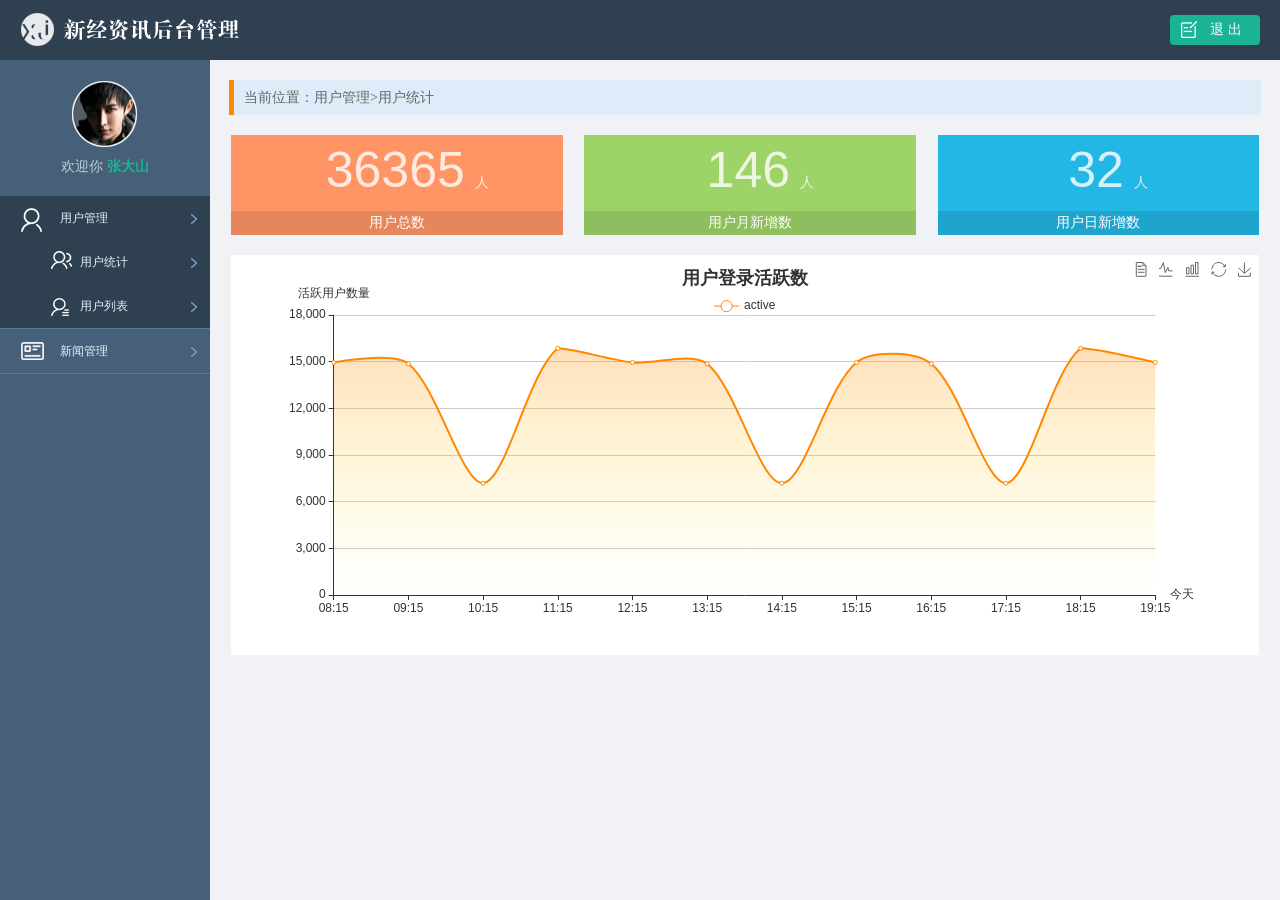
<file: info/static/admin/html/index.html>
<!DOCTYPE html>
<html lang="en">
<head>
	<meta charset="UTF-8">
	<title>新经资讯后台管理</title>
	<link rel="stylesheet" type="text/css" href="../css/reset.css">
	<link rel="stylesheet" type="text/css" href="../css/main.css">
	<script type="text/javascript" src="../js/jquery-1.12.4.min.js"></script>
</head>
<body>
	<div class="header">
		<a href="#" class="logo fl"><img src="../images/logo.png" alt="logo"></a>
		<a href="#" class="logout fr">退 出</a>
	</div>
	
	<div class="side_bar">
		<div class="user_info">
			<img src="../images/person.png" alt="张大山">
			<p>欢迎你 <em>张大山</em></p>
		</div>

		<div class="menu_con">
			<div class="first_menu active"><a href="#" class="icon01">用户管理</a></div>
			<ul class="sub_menu show">
				<li><a class="icon022" href="user_count.html" target="main_frame">用户统计</a></li>
				<li class="current"><a href="user_list.html" class="icon021" target="main_frame">用户列表</a></li>
			</ul>
			<div class="first_menu"><a href="#" class="icon02">新闻管理</a></div>
			<ul class="sub_menu">
				<li><a href="news_review.html" class="icon031" target="main_frame">新闻审核</a></li>
				<li><a href="news_edit.html" class="icon032" target="main_frame">新闻版式编辑</a></li>
				<li><a href="news_type.html" class="icon034" target="main_frame">新闻分类管理</a></li>
			</ul>
		</div>
	</div>

	<div class="main_body" id="main_body">
		<iframe src="user_count.html" frameborder="0" id="main_frame" name="main_frame" frameborder="0" scrolling="auto"></iframe>
	</div>
	
	<script>
		$(function(){
			$('.first_menu').click(function(){
				$(this).addClass('active').siblings('.first_menu').removeClass('active');
				$(this).next().slideDown().siblings('.sub_menu').slideUp();
			})
			var frame_w = $('#main_body').outerWidth();
			var frame_h = $('#main_body').outerHeight();
			$('#main_frame').css({'width':frame_w,'height':frame_h});
		})
	</script>

</body>
</html>
</file>
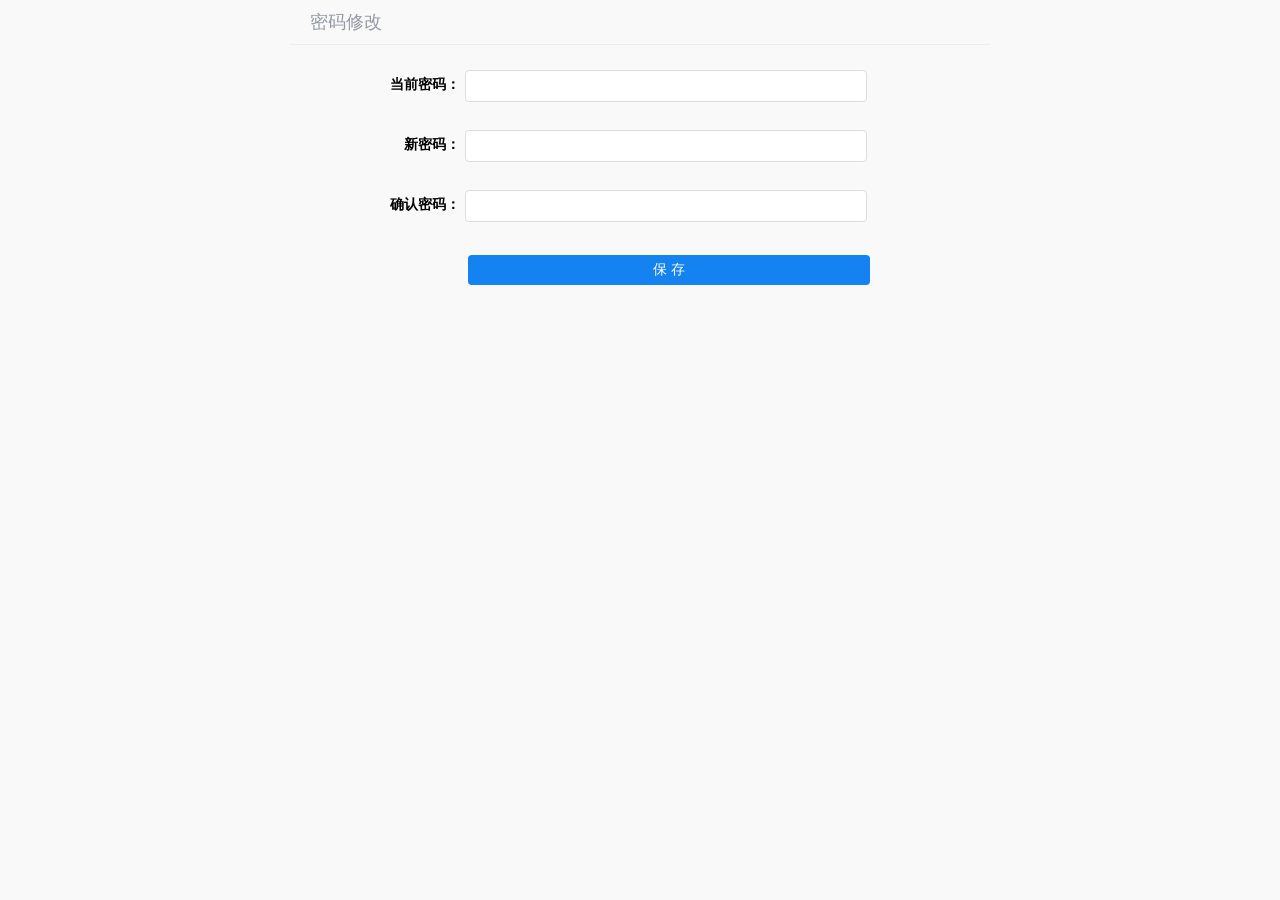
<file: info/templates/news/user_pass_info.html>
<!DOCTYPE html>
<html lang="en">
<head>
	<meta charset="UTF-8">
	<title>用户中心</title>
	<link rel="stylesheet" type="text/css" href="../../static/news/css/reset.css">
	<link rel="stylesheet" type="text/css" href="../../static/news/css/main.css">
        <script type="text/javascript" src="../../static/news/js/jquery-1.12.4.min.js"></script>
    <script type="text/javascript" src="../../static/news/js/user_pass_info.js"></script>
</head>
<body class="inframe_body">
    <form class="pass_info">
        <h3>密码修改</h3>
        <div class="form-group">
            <label>当前密码：</label>
            <input type="password" name="old_password" class="input_txt">
        </div>
        <div class="form-group">
            <label>新密码：</label>
            <input type="password" name="new_password" class="input_txt">
        </div>
        <div class="form-group">
            <label>确认密码：</label>
            <input type="password" name="new_password2" class="input_txt">
        </div>
       <div class="error_tip">提示信息</div>
        <div class="form-group">
            <input type="submit" value="保 存" class="input_sub">
        </div>
    </form>
</body>
</html>
</file>
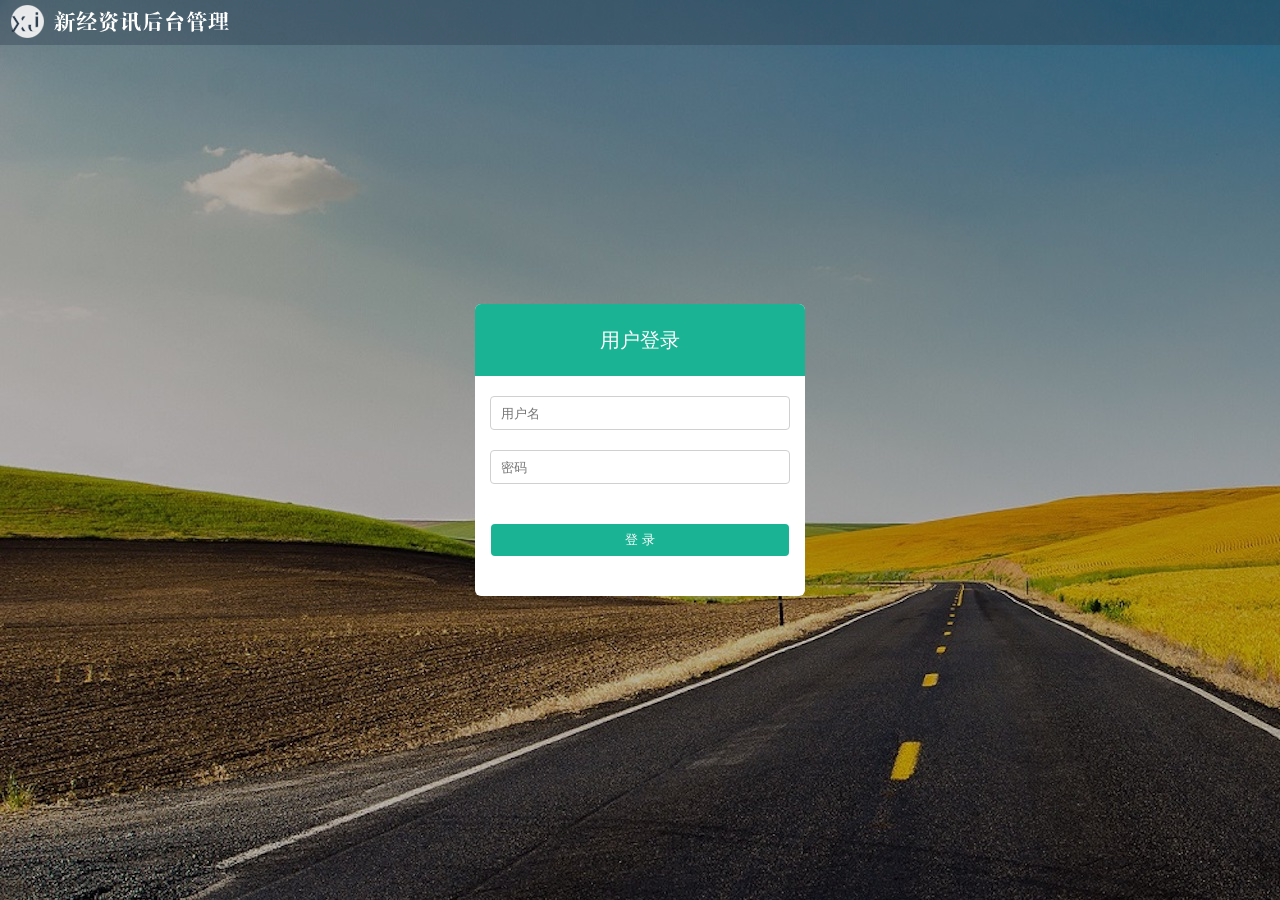
<file: info/static/admin/html/login.html>
<!DOCTYPE html>
<html lang="en">
<head>
	<meta charset="UTF-8">
	<title>新经资讯后台管理</title>
	<link rel="stylesheet" type="text/css" href="../css/reset.css">
	<link rel="stylesheet" type="text/css" href="../css/main.css">
</head>
<body>
	<div class="login_logo">
		<img src="../images/logo.png" alt="">
	</div>	
	<form method="post" class="login_form">
		<h1 class="login_title">用户登录</h1>
		<input type="text" name="username" placeholder="用户名" class="input_txt">
		<input type="password" name="password" placeholder="密码" class="input_txt">
		<div class="error_tip">错误提示</div>
		<input type="submit" value="登 录" class="input_sub">
	</form>
	<div class="login_bg"></div>
</body>
</html>
</file>
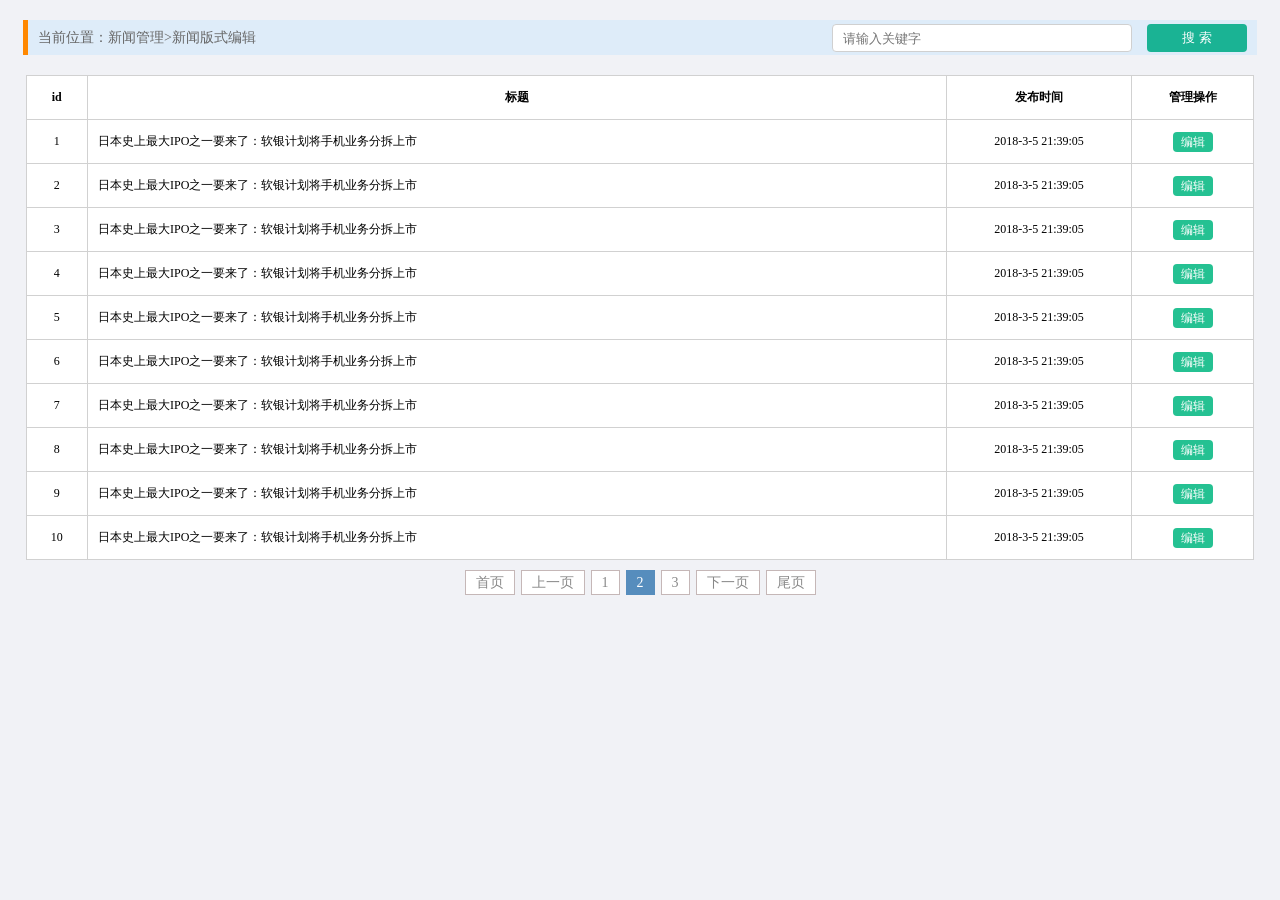
<file: info/static/admin/html/news_edit.html>
<!DOCTYPE html>
<html lang="en">
<head>
	<meta charset="UTF-8">
	<title>新经资讯后台管理</title>
	<link rel="stylesheet" type="text/css" href="../css/reset.css">
	<link rel="stylesheet" type="text/css" href="../css/main.css">
	<link rel="stylesheet" href="../css/jquery.pagination.css">
	<script type="text/javascript" src="../js/jquery-1.12.4.min.js"></script>
	<script type="text/javascript" src="../js/jquery.pagination.min.js"></script>
</head>
<body>
	<div class="breadcrub">
			当前位置：新闻管理>新闻版式编辑
		<form class="news_filter_form">
			<input type="text" placeholder="请输入关键字" class="input_txt">
			<input type="submit" value="搜 索" class="input_sub">
		</form>
	</div>
		

	<div class="pannel">			
			<table class="common_table">
				<tr>
					<th width="5%">id</th>
					<th width="70%">标题</th>
					<th width="15%">发布时间</th>
					<th width="10%">管理操作</th>
				</tr>
				<tr>
					<td>1</td>
					<td class="tleft">日本史上最大IPO之一要来了：软银计划将手机业务分拆上市</td>
					<td>2018-3-5 21:39:05</td>
					<td>
						<a href="news_edit_detail.html" class="edit">编辑</a>
					</td>
				</tr>
				<tr>
					<td>2</td>
					<td class="tleft">日本史上最大IPO之一要来了：软银计划将手机业务分拆上市</td>
					<td>2018-3-5 21:39:05</td>
					<td>
						<a href="news_edit_detail.html" class="edit">编辑</a>
					</td>
				</tr>					
				<tr>
					<td>3</td>
					<td class="tleft">日本史上最大IPO之一要来了：软银计划将手机业务分拆上市</td>
					<td>2018-3-5 21:39:05</td>
					<td>
						<a href="news_edit_detail.html" class="edit">编辑</a>
					</td>
				</tr>
				<tr>
					<td>4</td>
					<td class="tleft">日本史上最大IPO之一要来了：软银计划将手机业务分拆上市</td>
					<td>2018-3-5 21:39:05</td>
					<td>
						<a href="news_edit_detail.html" class="edit">编辑</a>
					</td>
				</tr>
				<tr>
					<td>5</td>
					<td class="tleft">日本史上最大IPO之一要来了：软银计划将手机业务分拆上市</td>
					<td>2018-3-5 21:39:05</td>
					<td>
						<a href="news_edit_detail.html" class="edit">编辑</a>
					</td>
				</tr>
				<tr>
					<td>6</td>
					<td class="tleft">日本史上最大IPO之一要来了：软银计划将手机业务分拆上市</td>
					<td>2018-3-5 21:39:05</td>
					<td>
						<a href="news_edit_detail.html" class="edit">编辑</a>
					</td>
				</tr>
				<tr>
					<td>7</td>
					<td class="tleft">日本史上最大IPO之一要来了：软银计划将手机业务分拆上市</td>
					<td>2018-3-5 21:39:05</td>
					<td>
						<a href="news_edit_detail.html" class="edit">编辑</a>
					</td>
				</tr>
				<tr>
					<td>8</td>
					<td class="tleft">日本史上最大IPO之一要来了：软银计划将手机业务分拆上市</td>
					<td>2018-3-5 21:39:05</td>
					<td>
						<a href="news_edit_detail.html" class="edit">编辑</a>
					</td>
				</tr>
				<tr>
					<td>9</td>
					<td class="tleft">日本史上最大IPO之一要来了：软银计划将手机业务分拆上市</td>
					<td>2018-3-5 21:39:05</td>
					<td>
						<a href="news_edit_detail.html" class="edit">编辑</a>
					</td>
				</tr>
				<tr>
					<td>10</td>
					<td class="tleft">日本史上最大IPO之一要来了：软银计划将手机业务分拆上市</td>
					<td>2018-3-5 21:39:05</td>
					<td>
						<a href="news_edit_detail.html" class="edit">编辑</a>
					</td>
				</tr>
			</table>
		</div>
		
		<div class="box">
			<div id="pagination" class="page"></div>
		</div>

        <script>
			$(function() {
				$("#pagination").pagination({
					currentPage: 2,
					totalPage: 3,
					callback: function(current) {
					    alert('ok!');
					}
				});
			});
		</script>
	
</body>
</html>
</file>
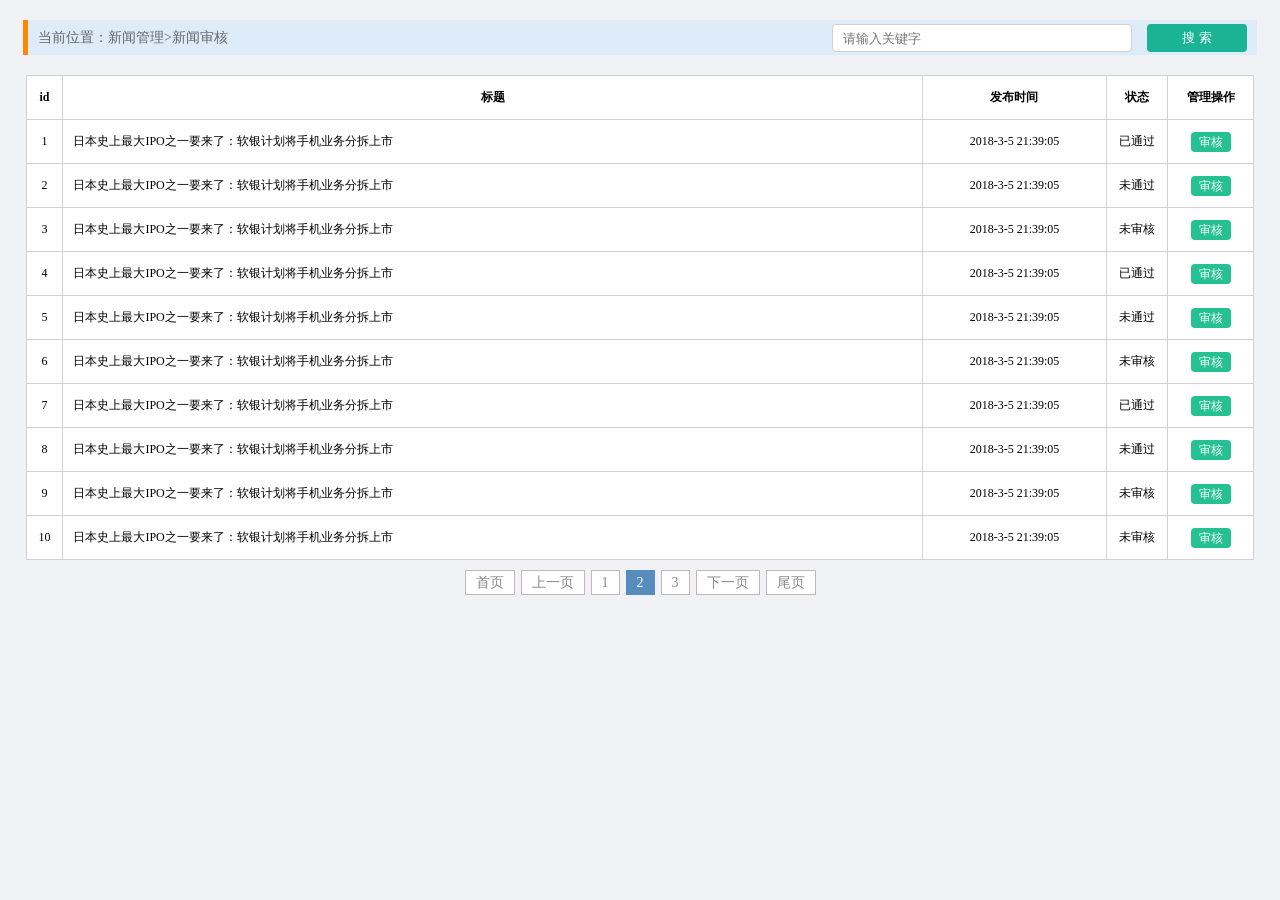
<file: info/static/admin/html/news_review.html>
<!DOCTYPE html>
<html lang="en">
<head>
	<meta charset="UTF-8">
	<title>新经资讯后台管理</title>
	<link rel="stylesheet" type="text/css" href="../css/reset.css">
	<link rel="stylesheet" type="text/css" href="../css/main.css">
	<link rel="stylesheet" href="../css/jquery.pagination.css">
	<script type="text/javascript" src="../js/jquery-1.12.4.min.js"></script>
	<script type="text/javascript" src="../js/jquery.pagination.min.js"></script>
</head>
<body>
	<div class="breadcrub">
			当前位置：新闻管理>新闻审核
			<form class="news_filter_form">
				<input type="text" placeholder="请输入关键字" class="input_txt">
				<input type="submit" value="搜 索" class="input_sub">
			</form>
		</div>
		<div class="pannel">
			<table class="common_table">
				<tr>
					<th width="3%">id</th>
					<th width="70%">标题</th>
					<th width="15%">发布时间</th>
					<th width="5%">状态</th>
					<th width="8%">管理操作</th>
				</tr>
				<tr>
					<td>1</td>
					<td class="tleft">日本史上最大IPO之一要来了：软银计划将手机业务分拆上市</td>
					<td>2018-3-5 21:39:05</td>
					<td>已通过</td>
					<td>
						<a href="news_review_detail.html" class="review">审核</a>
					</td>
				</tr>
				<tr>
					<td>2</td>
					<td class="tleft">日本史上最大IPO之一要来了：软银计划将手机业务分拆上市</td>
					<td>2018-3-5 21:39:05</td>
					<td>未通过</td>
					<td>
						<a href="news_review_detail.html" class="review">审核</a>
					</td>
				</tr>
				<tr>
					<td>3</td>
					<td class="tleft">日本史上最大IPO之一要来了：软银计划将手机业务分拆上市</td>
					<td>2018-3-5 21:39:05</td>
					<td>未审核</td>
					<td>
						<a href="news_review_detail.html" class="review">审核</a>
					</td>
				</tr>
				<tr>
					<td>4</td>
					<td class="tleft">日本史上最大IPO之一要来了：软银计划将手机业务分拆上市</td>
					<td>2018-3-5 21:39:05</td>
					<td>已通过</td>
					<td>
						<a href="news_review_detail.html" class="review">审核</a>
					</td>
				</tr>
				<tr>
					<td>5</td>
					<td class="tleft">日本史上最大IPO之一要来了：软银计划将手机业务分拆上市</td>
					<td>2018-3-5 21:39:05</td>
					<td>未通过</td>
					<td>
						<a href="news_review_detail.html" class="review">审核</a>
					</td>
				</tr>
				<tr>
					<td>6</td>
					<td class="tleft">日本史上最大IPO之一要来了：软银计划将手机业务分拆上市</td>
					<td>2018-3-5 21:39:05</td>
					<td>未审核</td>
					<td>
						<a href="news_review_detail.html" class="review">审核</a>
					</td>
				</tr>
				<tr>
					<td>7</td>
					<td class="tleft">日本史上最大IPO之一要来了：软银计划将手机业务分拆上市</td>
					<td>2018-3-5 21:39:05</td>
					<td>已通过</td>
					<td>
						<a href="news_review_detail.html" class="review">审核</a>
					</td>
				</tr>
				<tr>
					<td>8</td>
					<td class="tleft">日本史上最大IPO之一要来了：软银计划将手机业务分拆上市</td>
					<td>2018-3-5 21:39:05</td>
					<td>未通过</td>
					<td>
						<a href="news_review_detail.html" class="review">审核</a>
					</td>
				</tr>
				<tr>
					<td>9</td>
					<td class="tleft">日本史上最大IPO之一要来了：软银计划将手机业务分拆上市</td>
					<td>2018-3-5 21:39:05</td>
					<td>未审核</td>
					<td>
						<a href="news_review_detail.html" class="review">审核</a>
					</td>
				</tr>
				<tr>
					<td>10</td>
					<td class="tleft">日本史上最大IPO之一要来了：软银计划将手机业务分拆上市</td>
					<td>2018-3-5 21:39:05</td>
					<td>未审核</td>
					<td>
						<a href="news_review_detail.html" class="review">审核</a>
					</td>
				</tr>			
			</table>
		</div>

		<div class="box">
			<div id="pagination" class="page"></div>
		</div>

        <script>
			$(function() {
				$("#pagination").pagination({
					currentPage: 2,
					totalPage: 3,
					callback: function(current) {
					    alert('ok!');
					}
				});
			});
		</script>

	
</body>
</html>
</file>
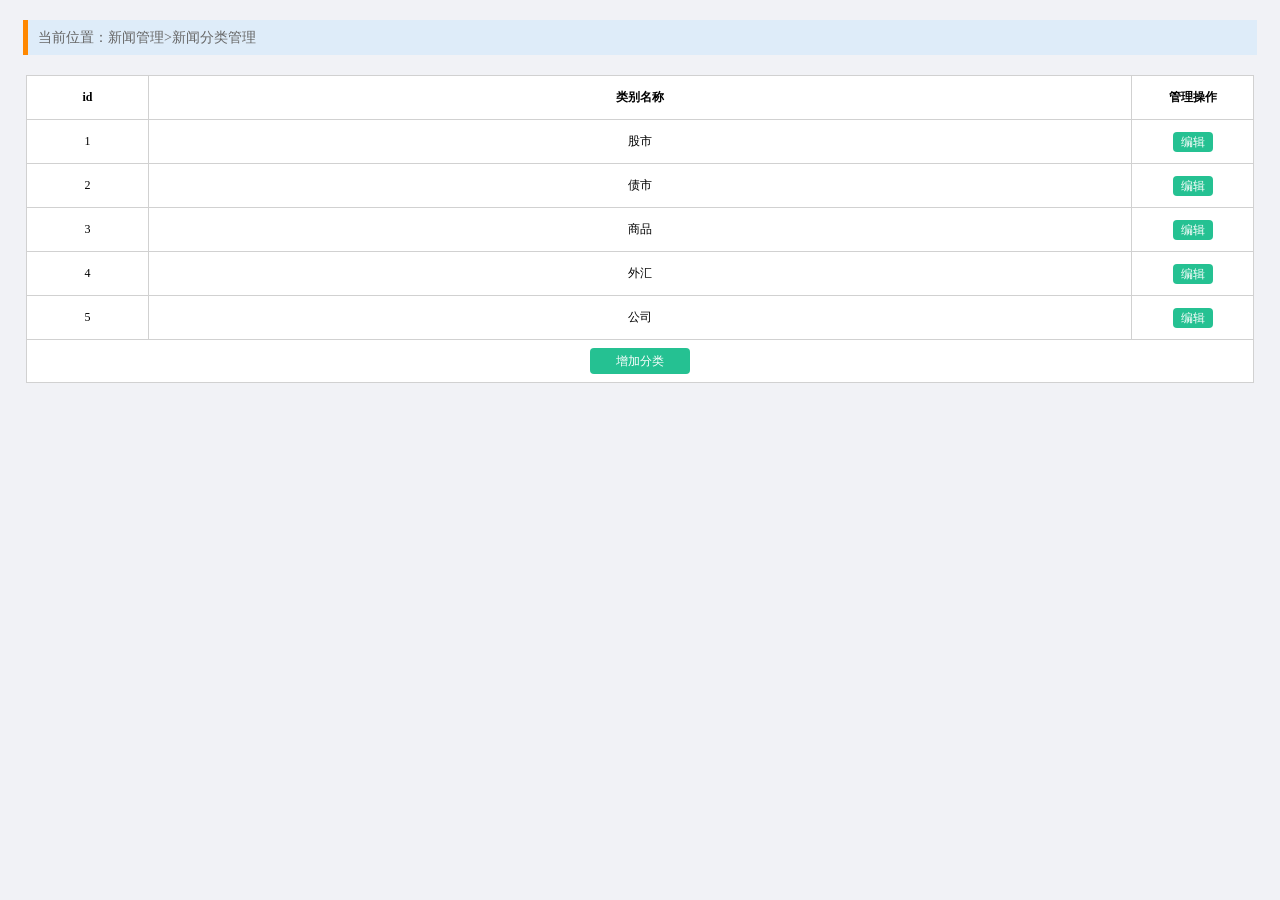
<file: info/static/admin/html/news_type.html>
<!DOCTYPE html>
<html lang="en">
<head>
	<meta charset="UTF-8">
	<title>新经资讯后台管理</title>
	<link rel="stylesheet" type="text/css" href="../css/reset.css">
	<link rel="stylesheet" type="text/css" href="../css/main.css">
	<script type="text/javascript" src="../js/jquery-1.12.4.min.js"></script>
	<script type="text/javascript" src="../js/news_type.js"></script>
</head>
<body>
	<div class="breadcrub">
			当前位置：新闻管理>新闻分类管理
		</div>
		<div class="pannel">
			<table class="common_table">
				<tr>
					<th width="10%">id</th>
					<th width="80%">类别名称</th>
					<th width="10%">管理操作</th>
				</tr>
				<tr>
					<td>1</td>
					<td>股市</td>
					<td><a href="javascript:;" class="edit">编辑</a></td>
				</tr>
				<tr>
					<td>2</td>
					<td>债市</td>
					<td><a href="javascript:;" class="edit">编辑</a></td>
				</tr>
				<tr>
					<td>3</td>
					<td>商品</td>
					<td><a href="javascript:;" class="edit">编辑</a></td>
				</tr>
				<tr>
					<td>4</td>
					<td>外汇</td>
					<td><a href="javascript:;" class="edit">编辑</a></td>
				</tr>
				<tr>
					<td>5</td>
					<td>公司</td>
					<td><a href="javascript:;" class="edit">编辑</a></td>
				</tr>
				<tr>
					<td colspan="3"><a href="javascript:;" class="addtype">增加分类</a></td>
				</tr>
			</table>
		</div>
		
		<div class="pop_con">
			<div class="pop">
				<form>
					<h3>修改分类</h3>
					<div class="form_group mt50">
						<label class="input_label">分类名称：</label><input type="text" class="input_txt3">
						<span class="error_tip">提示文字</span>
					</div>			
					<div class="form_group line_top">
						<input type="button" value="确定" class="confirm">&nbsp;&nbsp;&nbsp;&nbsp;
						<input type="button" value="取消" class="cancel">
					</div>
				</form>
			</div>
			<div class="mask"></div>
		</div>	
</body>
</html>
</file>
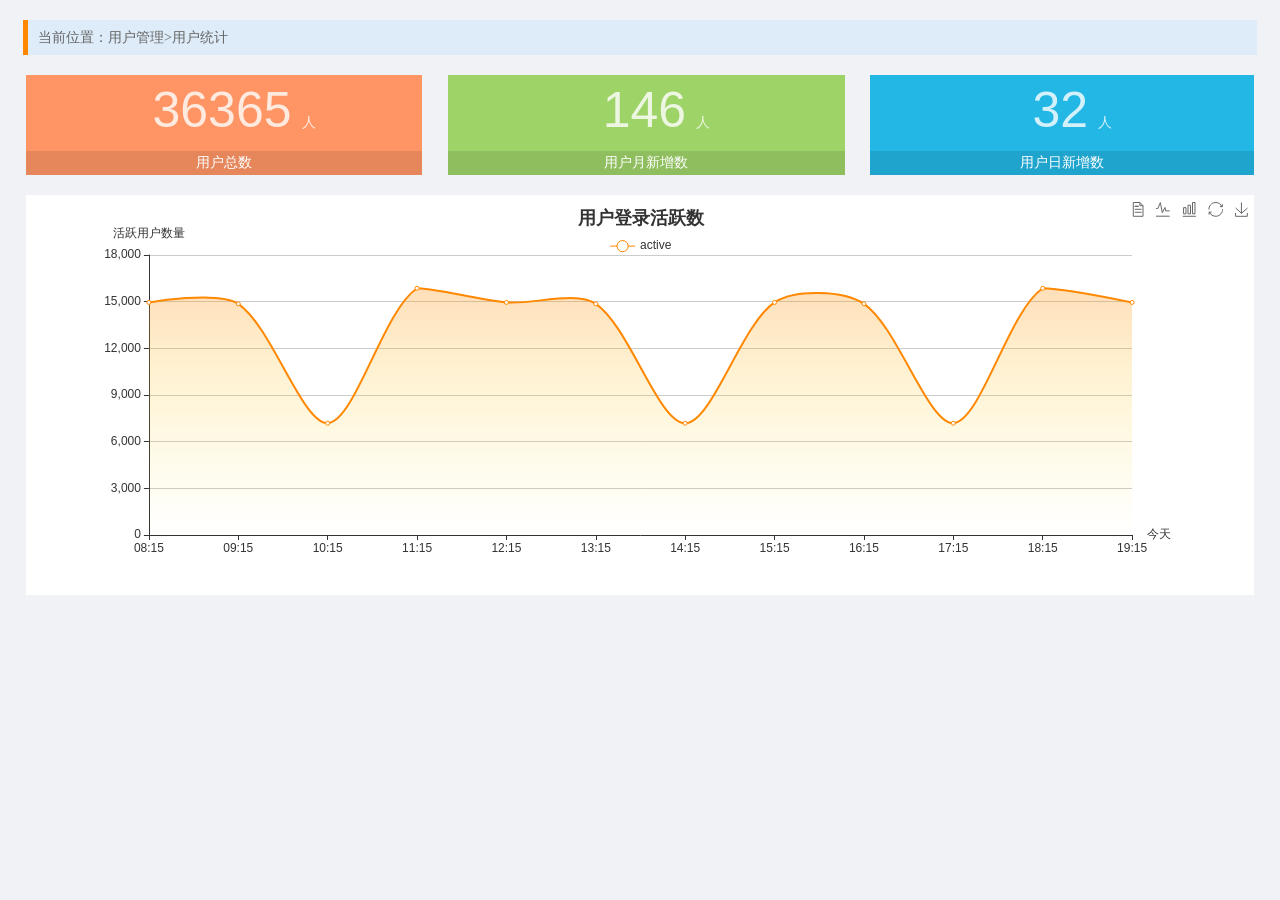
<file: info/static/admin/html/user_count.html>
<!DOCTYPE html>
<html lang="en">
<head>
	<meta charset="UTF-8">
	<title>新经资讯后台管理</title>
	<link rel="stylesheet" type="text/css" href="../css/reset.css">
	<link rel="stylesheet" type="text/css" href="../css/main.css">
	<script type="text/javascript" src="../js/echarts.min.js"></script>
</head>
<body>
	<div class="breadcrub">
		当前位置：用户管理>用户统计
	</div>
	<div class="spannels">
		<div class="spannel scolor01">
			<em>36365</em><span>人</span>
			<b>用户总数</b>
		</div>
		<div class="spannel scolor02">
			<em>146</em><span>人</span>
			<b>用户月新增数</b>
		</div>
		<div class="spannel2 scolor03">
			<em>32</em><span>人</span>
			<b>用户日新增数</b>
		</div>		
	</div>
	
	<div class="pannel">
		<div id="chart_show" class="chart_show"></div>
	</div>
	<script>
		var oChart = echarts.init(document.getElementById('chart_show'));
		var chartopt = {
					    title:{
					        text: '用户登录活跃数',
		                    left: 'center',
		                    top: '10'
					    },
					    tooltip:{
					        trigger: 'axis'
					    },
					    legend: {
					        data:['active'],
		                    top: '40'
					    },
					    toolbox: {
					        show : true,
					        feature : {
					            mark : {show: true},
					            dataView : {show: true, readOnly: false},
					            magicType : {show: true, type: ['line','bar']},
					            restore : {show: true},
					            saveAsImage : {show: true}
					        }
					    },
				    	calculable : true,               
					    xAxis : [
					        {
		                        name: '今天',
					            type : 'category',
					            boundaryGap : false,
					            data : ["08:15","09:15","10:15","11:15","12:15","13:15","14:15","15:15","16:15","17:15","18:15","19:15"]
					        }
					    ],        
					    yAxis : [
					        {
		                        name: '活跃用户数量',
					            type : 'value'
					        }
					    ],      
					    series : [
					        {
					            name:'active',
					            type:'line',
					            smooth:true,
					            itemStyle: {normal: {areaStyle: {type: 'default'}, color: '#f80'}, lineStyle: {color: '#f80'}},
					            data:[14951,14861,7186,15861,14951,14861,7186,14951,14861,7186,15861,14951]
					        }],
					    areaStyle:{
						        normal:{
						            color: new echarts.graphic.LinearGradient(0, 0, 0, 1, [{
						                offset: 0,
						                color: 'rgba(255,136,0,0.39)'
						            }, {
						                offset: .34,
						                color: 'rgba(255,180,0,0.25)'
						            },{
						                offset: 1,
						                color: 'rgba(255,222,0,0.00)'
						            }])

						        }
						    }

            			};

            oChart.setOption(chartopt);

	</script>
</body>
</html>
</file>
<file: info/static/admin/css/main.css>
body{
	background:#f1f2f6;
	font-family:'Microsoft YaHei';
}

.login_logo{
	background:rgba(47,64,80,0.4);
	height:45px;
}

.login_logo img{
	margin:5px 0 0 10px;
}

.header{
	width:100%;
	height:60px;
	overflow:hidden;
	background:#2f4050;
	position:fixed;
	left:0px;
	top:0px;
}

.header .logo{
	width:194px;
	height:33px;
	margin:13px 0 0 20px;
}

.header .logout{
	width:90px;
	height:30px;
	background:url(../images/icons.png) 10px -344px no-repeat #1ab394;
	margin:15px 20px 0 0;
	border-radius:4px;
	text-indent:40px;
	line-height:30px;
	font-size:14px;
	color:#fff;
}

.header .logout:hover{
	width:88px;
	height:28px;
	border:1px solid #1ab394;
	background:url(../images/icons.png) 10px -344px no-repeat #2f4050;
	opacity:0.5;
}

.side_bar{
	position:fixed;
	width:210px;
	background:#466079;
	left:0px;
	top:60px;
	bottom:0px;
}

.user_info{
	width:210px;
	overflow:hidden;
}

.user_info img{
	display:block;
	margin:20px auto 0;
	width:68px;
	height:68px;
	border-radius:34px;
}

.user_info p{
	text-align:center;
	font-size:14px;
	color:#bdcbd8;
	margin:10px auto;
}

.user_info em{
	font-weight:bold;
	color:#1ab394;
}

.menu_con{
	width:210px;
	margin-top:10px;
	overflow:hidden;
}

.first_menu{
	height:44px;
	border-bottom:1px solid #597b9b;
	background:url(../images/icons.png) 190px -283px no-repeat;
}

.menu_con .active{
	background:url(../images/icons.png) 190px -283px no-repeat #2f4050;
	border-bottom:0px;
}

.menu_con a{
	display:block;
	height:44px;
	line-height:44px;
	color:#e5f1fc;
	font-size:12px;
	text-indent:60px;
}

.icon01{
	background:url(../images/icons.png) 20px 12px no-repeat;
}

.icon02{
	background:url(../images/icons.png) 20px -38px no-repeat;
}

.icon021{
	background:url(../images/icons.png) 50px -87px no-repeat;
}

.icon022{
	background:url(../images/icons.png) 50px -139px no-repeat;
}


.icon03{
	background:url(../images/icons.png) 20px -89px no-repeat;
}

.icon031{
	background:url(../images/icons.png) 50px -185px no-repeat;
}

.icon032{
	background:url(../images/icons.png) 50px -235px no-repeat;
}

.icon033{
	background:url(../images/icons.png) 50px -336px no-repeat;
}

.icon034{
	background:url(../images/icons.png) 50px -390px no-repeat;
}

.sub_menu{
	display:none;
	border-bottom:1px solid #597b9b;
}

.sub_menu li{
	background:url(../images/icons.png) 190px -283px no-repeat #2f4050;
}

.sub_menu a{
	text-indent:80px;
}

.show{
	display:block;
}

.main_body{
	position:fixed;
	background:#f9f9f9;
	left:210px;
	top:60px;
	right:0px;
	bottom:0px;
}

.breadcrub{
	width:96%;
	height:35px;
	line-height:35px;
	background-color:#deecf9;
	margin:20px auto 0;
	font-size:14px;
	border-left:5px solid #f80;
	text-indent:10px;
	color:#666;
}

.pannel{
	width:96%;
	overflow:hidden;
	margin:20px auto 0;
	background-color:#fff;
}

.pannel img{
	display:block;
	width:90%;
	margin:20px auto 0;
}

.spannels{
	overflow:hidden;
	margin:20px auto 0;
}

.spannel{
	width:31%;
	float:left;
	margin-left:2%;
	height:100px;
	overflow:hidden;
	text-align:center;
	position:relative;
}

.spannel2{
	width:30%;
	float:left;
	margin-left:2%;
	height:100px;
	overflow:hidden;
	text-align:center;
	position:relative;
}

.spannel em,.spannel2 em{
	font-size:50px;
	line-height:50px;
	display:inline-block;
	margin:10px 0 0 20px;
	font-family:'Arial';
	color:rgba(255,255,255,0.8);
}

.spannel span,.spannel2 span{
	font-size:14px;
	display:inline-block;
	color:rgba(255,255,255,0.8);
	margin-left:10px;
}

.spannel b,.spannel2 b{
	position:absolute;
	left:0;
	bottom:0;
	width:100%;
	line-height:24px;
	background:rgba(0,0,0,0.1);
	color:#fff;
	font-size:14px;
	font-weight:normal;
}



.scolor01{
	background-color:#ff9565;
}

.scolor02{
	background-color:#9ed367;
}

.scolor03{
	background-color:#23b7e5;
}

.chart_show{
	width:100%;
	height:400px;
}

.login_bg{
	position:fixed;
	left:0;
	top:0;
	width:100%;
	height:100%;
	z-index:-9999;
	background:url(../images/login-bg.jpg) no-repeat;
}

.login_form{
  width:330px;
  height:292px;
  background:#fff;
  position:fixed;
  left:50%;
  top:50%;
  margin-top:-146px;
  margin-left:-165px;
  overflow:hidden;
  border-radius:6px;
}

.login_form .error_tip{
	position:absolute;
	font-size:12px;
	color:#f00;
	bottom:84px;
	left:18px;
	display:none;
}


.login_title{
  line-height:72px;
  text-align:center;
  background:#1ab394;
  color:#fff;
  font-size:20px;
}

.input_txt{
  display:block;
  margin:20px auto 0;
  width:298px;
  height:32px;
  border:1px solid #d0d0d0;
  border-radius:4px;
  outline:none;
  text-indent:10px; 
}

.forget_pass{
  display:block;
  width:298px;
  margin:10px auto 0;
  text-align:right;
  font-size:14px;
  color:#5195d0;
}

.input_sub{
  display:block;
  margin:40px auto 0;
  width:298px;
  height:32px;
  border:0px;
  border-radius:4px;
  background:#1ab394;
  color:#fff;
  cursor:pointer;
}

.input_sub:hover{
  opacity:0.8;
}


.common_table{
	width:100%;
	border-collapse:collapse;
	border:1px solid #d1d1d1;
}

.common_table th,.common_table td{
	border:1px solid #d1d1d1;
	text-align:center;
	padding:13px 0px;
	font-size:12px;
}

.pagenation{      
    padding:0px;
    list-style:none;
    width:960px;
    height:40px;
    margin:20px auto 0;
    text-align:center;
    font-size:0px;
}

.pagenation li{
    display:inline-block;
    height:26px;            
    font-size:12px;
    margin:7px 5px 0px;          
}

.pagenation  a{
    line-height:26px;
    text-decoration:none;
    color:#393c35;
    display:block;
    padding:0px 10px;
    border:1px solid #d1d1d1;
}

.pagenation a:hover{
    background:#f80;
    color:#fff;
}

.review,.edit,.addtype{
	display:block;
	width:40px;
	line-height:20px;
	margin:-5px auto;
	border-radius:4px;
	color:#fff;
	background:#25c192;
}

.addtype{
	width:100px;
	line-height:26px;
}

.edit{
	background:#25c192;
}

.common_table .tleft{
	text-align:left;
	text-indent:10px;
}

.review_title{
	font-size:18px;
	line-height:40px;
	text-indent:20px;
	border-bottom:1px solid #ddd;
	margin-bottom:20px;
}

.form_group{
	overflow:hidden;
	margin-bottom:15px;
}

.form_group label{
	float:left;
	width:12%;
	line-height:30px;
	text-align:right;
	font-size:14px;
}

.form_group .input_txt2{
	width:86%;
	height:30px;
	float:left;
	text-indent:10px;
	outline:none;
	border-radius:4px;	
	border:1px solid #d0d0d0;
	box-sizing:border-box;
}

.form_group .input_area,.form_group .input_multxt{
	width:86%;
	height:300px;
	float:left;
	padding:10px;
	outline:none;
	font-family:'Microsoft YaHei';
	font-size:14px;
	border-radius:4px;
	border:1px solid #d0d0d0;
	box-sizing:border-box;
}

.form_group .input_multxt{
	height:50px;
}

.rich_wrap{
	width:86%;
}

.form_group .sel_opt{
	width:150px;
	height:30px;
	float:left;
	border:1px solid #ddd;
	border-radius:4px;
	outline:none;
	text-indent:10px;
}

.form_group .index_pic{
	width:100px;
	height:100px;
	float:left;
	margin:0px;
}

.group_hide{
	display:none;
}

.indent_group{
	text-indent:12%;
	margin-top:15px;
}

.confirm{
	width:80px;
	height:30px;
	border-radius:4px;
	color:#fff;
	background:#25c192;
	border:0px;
	outline:none;
}

.cancel{
	width:80px;
	height:30px;
	border-radius:4px;
	color:#fff;
	background:#25c192;
	border:0px;
	outline:none;
}

.line_top{
	border-top:1px solid #ddd;
	padding:10px 0px;
}

.input_file{
	margin-top:4px;
}


.pop{
	width:500px;
	height:270px;
	border:1px solid #ddd;
	background:#fff;
	position:fixed;
	left:50%;
	top:50%;
	margin-top:-151px;
	margin-left:-251px;
	z-index:9999;
}

.pop h3{
	background:#25c192;
	line-height:40px;
	margin:2px;
	color:#fff;
	text-indent:10px;
}

.form_group .input_label{
	width:80px;
    line-height:32px;
    margin-left:60px;
}

.form_group .error_tip{
	position:absolute;
	left:141px;
	top:132px;
	color:#f00;
	font-size:12px;
	display:none;
}

.input_txt3{
  width:298px;
  height:32px;
  border:1px solid #d0d0d0;
  border-radius:4px;
  outline:none;
  text-indent:10px; 
}

.mt50{
	margin-top:50px;
}

.pop .line_top{
	text-align:center;
	margin-top:80px;
	padding-top:15px;
}

.mask{
	position:fixed;
	width:100%;
	height:100%;
	background:#000;
	left:0px;
	top:0px;
	opacity:0.3
}

.pop_con{
	display:none;
}

.category_name{
	font-size:14px;
	line-height:30px;
}

.ui-pagination-container{
	text-align:center;
	margin-top:5px;
}

.news_filter_form{
	float:right;
	height:36px;
	margin:4px 10px 0 0;
}

.news_filter_form .input_txt{
	float:left;
	margin:0px;
	width:298px;
	height:26px;
	border:1px solid #d0d0d0;
	border-radius:4px;
	outline:none;
	text-indent:10px; 
  }

  .news_filter_form .input_sub{
	float:left;
	margin:0px;
	margin-left:15px;
	width:100px;
	height:28px;
	border:0px;
	border-radius:4px;
	background:#1ab394;
	color:#fff;
	cursor:pointer;
  }
</file>
<file: info/static/news/css/main.css>
body{
    background:#f1f2f6;
    font-family:'Microsoft YaHei';
}
.header_con{
    height:59px;
    background:#fff;
    border-bottom:1px solid #ccc;
}
.header{
    width:1200px;
    height:59px;
    margin:0px auto;
}

.logo{
    width:140px;
    height:33px;
    margin-top:13px;
}

.menu{
    width:600px;
    height:59px;
    margin-left:100px;
}

.menu li{
    height:59px;
    float:left;
}

.menu .active{
    border-bottom:2px solid #009afc;
}

.menu .active a{
    color:#39f;
}

.menu li a{
    display:block;
    line-height:59px;
    padding:0px 25px;
    font-size:14px;
    color:#666;
}

.menu li a:hover{
    color:#39f;
}

.user_btns{
    line-height:59px;
    font-size:14px;
    color:#666
}

.user_btns a{
    color:#666;
}

.user_btns a:hover{
    color:#39f;
}

.user_login{
    height:30px;
    overflow: hidden;
    margin-top:15px;
    display:block;    
}

.user_login img{
    float:left;
    width:30px;
    height:30px;
    border-radius:15px;
}

.user_login a{
    float:left;
    font-size:14px;
    margin-left:10px;
    color:#39f;
    line-height:30px;
}

.conter_con{
    width:1200px;
    overflow:hidden;
    margin:20px auto 0;
}

.list_con{
    width:820px;    
}

.list_con li{
    background:#fff;
    height:168px;
    border:1px solid #ececee;
    overflow:hidden;
    margin-bottom:12px;
}

.list_con .news_pic{
    width:168px;
    height:168px;
}

.list_con .news_pic img{
    width:168px;
    height:168px;
}

.list_con .news_title{
    width:616px;
    height:18px;
    margin:16px 0 0 16px;
    font-size:18px;
    line-height:18px;
    color:#000;
    overflow: hidden;
    white-space: nowrap;
    text-overflow: ellipsis;
}



.list_con .news_title:hover{
    color:#39f;
}

.list_con .news_detail{
    width:616px;
    height:88px;
    margin:10px 0 0 16px;
    font-size:14px;
    line-height:23px;
    color:#666;
}

.author_info{
    width:616px;
    height:20px;
    margin-left:16px;
}

.author img{
    float:left;
}

.author a{
    float:left;
    font-size:12px;
    color:#333;
    line-height:20px;
    margin-left:5px;
}
.author a:hover{
    color:#39f;
}

.source{
    float:left;
    line-height:20px;
    font-size:12px;
    color:#999;
}

.time{
    float:left;
    margin-left:15px;
    line-height:20px;
    font-size:12px;
    text-indent:20px;
    color:#999;
    background:url(../images/clock.png) left center no-repeat;
}

.rank_con{
    width:358px;
    border:1px solid #ececee;
}
.card_list_con{
    width:760px;
    overflow:hidden;
    margin-left:10px;    
}

.card_list{
    width:300px;
    margin:20px;
    float:left;
}

.author_card{
    background:#fff;
    margin-bottom:10px;
    overflow: hidden;
    padding:20px;
}

.author_pic{
    float:left;
    width:60px;
    height:60px;    
}
.author_pic img{
    width:60px;
    height:60px;
    border-radius:30px;
}
.author_name{
    float: left;
    color:#333;
    font-size:22px;
    line-height:60px;
    margin-left:16px;
}
.author_name:hover{
    color:#1482f0;
}

.author_resume{
    width:100%;
    float: left;
    font-size:13px;
    color:#666;
    margin-top:10px;
}

.writings,.follows{
    float: left;
    margin:20px 30px 0 0;
}

.writings span,.follows span{
    display: block;
    font-size:12px;
    color:#999;    
}

.writings b,.follows b{
    display: block;
    font-weight:normal;
    font-size:18px;
    color:#333;    
}

.rank_title{
    height:53px;
    background:#fff;
    border-bottom:1px solid #ececee;
}

.rank_title h3{
    line-height:53px;
    font-size:14px;
    color:#000;
    text-indent:52px;
    background:url(../images/hit_icon.png) 20px center no-repeat;
}

.rank_list{
    background:#fff;
}

.rank_list li{
    width:316px;
    margin:0px auto;
    border-bottom:1px solid #ececee;
    padding:18px 0px;
    overflow:hidden;
}

.rank_list li span{
    float:left;
    width:19px;
    height:19px;
    line-height:19px;
    text-align:center;
    border-radius:2px;
    margin-right:11px;
    color:#1482f0;
}

.rank_list li a{
    float:left;
    width:286px;
    font-size:14px;
    color:#333;
}

.rank_list li a:hover{
    color:#39f;
}

.rank_list li .first{
    background: #f33;
    color:#fff;
}

.rank_list li .second{
    background:#ff722b;
    color:#fff;
}

.rank_list li .third{
    background:#fa3;
    color:#fff;
}

.footer{
    margin-top:20px;
    background:#262F38;
    overflow:hidden;
}
.footer_links{
    text-align:center;
    margin-top:20px;
}

.footer_links a,.footer_links span{
    color:#fff;
    font-size:12px;

}

.footer_links span{
    margin:0 5px;
}

.copyright{
    text-align:center;
    font-size:12px;
    color:#fff;
    line-height:26px;
    margin-top:9px;
    margin-bottom:20px;
}


.login_form_con,.register_form_con{
    display:none;
}


.login_form,.register_form{
    width:350px;
    height:400px;
    position:fixed;
    background:#fff;
    border-radius:5px;
    left:50%;
    top:50%;
    margin-left:-175px;
    margin-top:-200px;
    z-index:9999;
}

.register_form{
    height:500px;
    margin-top:-250px;
}

.mask{
    position:fixed;
    width:100%;
    height:100%;
    background:#000;
    opacity:0.3;
    filter:alpha(opacity=30);
    left:0px;
    top:0px;
    z-index:9998;
}

.login_title,.register_title{
    height:72px;
    border-bottom:1px solid #dcdcdc;
    position:relative;
}
.login_title h3,.register_title h3{
    line-height:72px;
    text-align:center;
    font-size:18px;
    color:#1482f0;
}

.login_title a,.register_title a{
    width:16px;
    height:16px;
    background:url(../images/shutoff.png) left top no-repeat;
    font-weight:normal;
    color:#999;
    position:absolute;
    right:20px;
    top:30px;
}

.login_title a:hover,.register_title a:hover{
    background:url(../images/shutoff.png) right top no-repeat;
}

.form_group{
    width:310px;
    height:50px;
    border-bottom:1px solid #ebebeb;
    margin:23px auto 0;
    position:relative;
}

.form_group2{
    width:310px;
    margin:20px auto 0;
    font-size:12px;
    color:#999;
    position:relative;
}

.register_form .form_group{
    margin:15px auto 0;
}

.register_form .input_sub{
    margin:30px auto 0;
}

.form_group .error_tip,.form_group2 .error_tip{
    position:absolute;
    font-size:12px;
    color:#f00;
    left: auto;
    right:0px;
    top: auto;
    bottom:-20px;
    display:none;
}

.form_group2 input,.form_group2 p{
    float:left;
}

.form_group2 input{
    margin:2px 10px 0 0;
}

.form_group .get_code{
    position:absolute;
    right:0px;
    top:20px;
    color:#70b7f9;
    font-size:12px;
}

.form_group .get_pic_code{
    position:absolute;
    width:80px;
    height:30px;
    right:0px;
    top:10px;
}

.form_group .get_code:hover{
    color:#1482f0;
}

.register_form .code_pwd{
    width:200px;
}

.hotline{
    border-bottom:1px solid #2185ed;
}

.form_group input{
    width:310px;
    height:44px;
    border:0px;
    outline:none;
    position:absolute;
    left:0;
    bottom:0;
}

.form_group .input_tip{
    position:absolute;
    left:0;
    top:22px;
    width:110px;
    line-height:14px;
    font-size:14px;
    color:#999;
}

.input_sub{
    display:block;
    width:310px;
    height:40px;
    background:#1482f0;
    border:0px;
    color:#fff;
    font-size:14px;
    margin:50px auto 0;
    border-radius:4px;
    cursor:pointer;
}

.input_sub:hover{
    background:#4d9df1;
}



.down_link{
    text-align:center;
    font-size:12px;
    color:#999;
    margin-top:30px;
}

.down_link a{
    color:#70b7f9;
}

.down_link a:hover{
    color:#1482f0;
}

.register_form .down_link{
    margin-top:20px;
}


.detail_con{
    width:778px;
    padding:20px;
    overflow:hidden;
    background:#fff;
    border:1px solid #ececee;
}

.detail_con h3{
    font-size:30px;
    line-height:45px;
}

.detail_about{
    margin:10px 0;
    border-bottom:1px solid #ebebeb;
    padding:10px 0;
}

.time_souce{
    color:#999;
    font-size: 12px;
    text-indent:20px;
    background:url(../images/clock.png) left center no-repeat;
}

.comment{
    color:#999;
    font-size: 12px;
    text-indent:20px;
    background:url(../images/comment_icon.png) left center no-repeat;
}

.summary{
    letter-spacing: .5px;
    text-align: justify;
    background:#f0f2f5;
    font-size:16px;
    line-height:28px;
    padding:15px 25px;
    margin-top:30px;
    position:relative;
}

.detail_con .summary:before{
    position:absolute;
    left:5px;
    top:5px;
    content:"『";
}

.detail_con .summary:after{
    position:absolute;
    right:5px;
    bottom:5px;
    content:"』";
}

.detail_con h4{
    font-size: 18px;
    font-weight: 700;
    color: #1478f0;
    border-left: 5px solid #1478f0;
    padding-left: 10px;
    margin:30px 0
}

.detail_con p{
    font-size: 16px;
    line-height: 28px;
    margin-bottom: 30px;
    text-align: justify
}


.collection{
    display:inline-block;
    width:98px;
    line-height:34px;
    text-indent:45px;
    border:1px solid #3791ef;
    color:#3791ef;
    border-radius:4px;
    font-size:14px;
    margin:0px 5px;
    background:url(../images/collect_icons.png) 21px 7px no-repeat;
    overflow:hidden;
}

.block-center {
    display: block;
    margin: 0 auto;
}


.collection:hover{
    background:url(../images/collect_icons.png) 21px -33px no-repeat;
}


.focus{
    display:inline-block;;
    width:98px;
    line-height:34px;
    text-indent:45px;
    border:1px solid #f80;
    color:#f80;
    border-radius:4px;
    font-size:14px;
    /*margin:0px 5px;*/
    background:url(../images/focus_icons.png) 21px 7px no-repeat;
    overflow: hidden;
}


.focus:hover{
    background:url(../images/focus_icons.png) 21px -33px no-repeat;
}


.collected{
    /*display:inline-block;*/
    width:100px;
    height:36px;
    color:#666;
    border-radius:4px;
    font-size:14px;
    /*margin:0px 5px;*/
    background:url(../images/collect_icons.png) 15px -73px no-repeat #e6e6e6;
    position:relative;
    overflow:hidden;
}

.collected:hover{
    background-position:10px -73px;
}

.collected .out{
    position:absolute;
    left:40px;
    top:8px;
}

.collected:hover .out{
    left:40px;
    top:35px;
}

.collected .over{
    position:absolute;
    left:40px;
    top:35px;
}

.collected:hover .over{
    left:33px;
    top:8px;
}



.focused{
    display:inline-block;;
    width:100px;
    height:36px;
    color:#666;
    border-radius:4px;
    font-size:14px;
    /*margin:0px 5px;*/
    background:url(../images/focus_icons.png) 15px -73px no-repeat #e6e6e6;
    position:relative;
    overflow:hidden;
}

.focused:hover{
    background-position:10px -73px;
}

.focused .out{
    position:absolute;
    left:40px;
    top:8px;
}

.focused:hover .out{
    left:40px;
    top:35px;
}

.focused .over{
    position:absolute;
    left:40px;
    top:35px;
}

.focused:hover .over{
    left:33px;
    top:8px;
}




.comment_form_logout{
    border:1px solid #e3e8ee;
    width:756px;
    border-radius:4px;
    padding:15px 10px;
    outline:none;
    font-size:16px;
    color:#e3e8ee;
    margin-top:50px;
}


.comment_form{
    margin-top:50px;
    overflow:hidden;
}

.comment_form .person_pic{
    float:left;
    width:40px;
    height:40px;
}

.comment_form img{
    width:40px;
    height:40px;
    border-radius:20px;
}

.comment_form .comment_input{
    float:left;
    width:690px;
    height:60px;
    margin-left:20px;
    border-radius:4px;
    padding:10px;
    outline:none;
    border:1px solid #2185ed;
}

.comment_form .comment_sub{
    float:right;
    width:58px;
    height:28px;
    border:1px solid #2185ed;
    background:#fff;
    border-radius:4px;
    margin:10px 7px 0 0;
    cursor:pointer;
}

.comment_form .comment_sub:hover{
    background:#2185ed;
    color:#fff;
}

.comment_count{
    font-size: 16px;
    color: #333;
    border-bottom: 1px solid #ebebeb;
    padding: 12px 0
}


.comment_list{
    border-bottom:1px solid #ebebeb;
    overflow:hidden;
    margin-top:15px;
    padding-bottom:15px;
}


.comment_list .person_pic{
    width:40px;
    height:40px;
    float:left;
}

.comment_list .person_pic img{
    width:40px;
    height:40px;
    border-radius:20px;
}

.user_name{
    width:690px;
    font-size: 14px;
    font-weight: 700;
    line-height: 20px;
    color: #333;
    margin-left:20px;
}

.comment_text{
    width:718px;
    font-size: 14px;
    line-height: 20px;
    color: #333;
    margin:5px 0 0 20px;
}

.comment_time{
    font-size:12px;
    color:#999;
    margin:10px 0 0 60px;
}

.comment_up{
    font-size:12px;
    color:#999;
    text-indent:20px;
    margin:10px 0 0 20px;
    background:url(../images/zan_icon.png) left top no-repeat;
}

.has_comment_up{
    font-size:12px;
    color:#999;
    text-indent:20px;
    margin:10px 0 0 20px;
    background:url(../images/zan_icon.png) left bottom no-repeat;
}



.comment_reply{
    font-size:12px;
    color:#999;
    text-indent:20px;
    margin:10px 0 0 20px;
    background:url(../images/reply_icon.png) left center no-repeat;
}


.reply_text_con{
    width:698px;
    padding:10px;
    background:#fafafa;
    margin:10px 0 0 60px;
}

.reply_text_con .user_name2{
    font-size:12px;
    font-weight:bold;
    color:#000;
    margin-bottom:5px;
}

.reply_text_con .reply_text{
    color:#666;
    font-size:12px;
}

.reply_form{
    width:718px;
    overflow:hidden;
    margin:10px 0 0 60px;
    display:none;
}

.reply_input{
    float:left;
    width:692px;
    height:30px;
    border-radius:4px;
    padding:10px;
    outline:none;
    border:1px solid #2185ed;
}

.reply_sub,.reply_cancel{
    width:40px;
    height:23px;
    background:#76b6f4;
    border:0px;
    border-radius:2px;
    color:#fff;
    margin:10px 5px 0 10px;
    cursor:pointer;
}

.reply_cancel{
    background:#fff;
    color: #909090;
}


.user_con{
    width:778px;
    min-height:660px;
    padding:20px;
    overflow:hidden;
    background:#f9f9f9;
    border:1px solid #ececee;
}

.main_frame{
    width:778px;
    min-height:660px;
}

.inframe_body{
    background:#f9f9f9;
}

.user_menu_con{
    width:308px;
    height:600px;
    background:#fff;
    border:1px solid #ececee;
    margin:100px 0 0 50px;
    position:relative;
}

.user_center_pic{
    width:198px;
    height:198px;
    position:absolute;
    left:55px;
    top:-100px;
}

.user_center_pic img{
    width:198px;
    height:198px;
    border-radius:99px;
}

.user_center_name{
    text-align:center;
    margin-top:120px;
    font-size:18px;
}

.option_list{
    width:268px;
    margin:20px auto 0;
}

.option_list li{
    text-align:center;
    border-bottom:1px solid #ededed;
}

.option_list li a{
    line-height:50px;
    font-size:14px;
    color:#333;
}

.option_list .active a{
    color:#39f;
}

.option_list li a:hover{
    color:#39f;
}

.user_con h3{
    font-size: 18px;
    padding: 10px 20px;
    color: #9698a5;
    border-bottom:1px solid #ededed;
}

.base_info,.pic_info,.type_info,.pass_info,.my_collect,.release_form,.news_list{
    width:700px;
    margin:0px auto;
}


.common_title,.base_info h3,.pic_info h3,.type_info h3,.pass_info h3,.my_collect h3,.release_form h3,.news_list h3{
    font-size: 18px;
    padding: 10px 20px;
    color: #9698a5;
    border-bottom:1px solid #ededed;
}


.pass_info,.release_form{
    position: relative;
}

.error_tip{
    position:absolute;
    left:178px;
    top:228px;
    color:#f00;
    font-size:13px;
    display:none;
}

.error_tip2{
    position:absolute;
    left:127px;
    bottom:33px;
    color:#f00;
    font-size:13px;
    display:none;
}

.form-group{
    width:600px;
    margin:20px auto;
    overflow:hidden;
    position:relative;
}

.form-group label{
    width:120px;
    line-height:40px;
    font-size:14px;
    font-weight:bold;
    color:#000;
    text-align:right;
    float:left;
    margin-right:5px;
}

.form-group .input_txt,.form-group .input_txt2{
    width:400px;
    height:30px;
    float:left;
    margin-top:5px;
    border:1px solid #ddd;
    border-radius:4px;
    outline:none;
    text-indent:10px;
}

.form-group b{
    line-height:40px;
    font-size:14px;
    font-weight:normal;
    color:#000;
}

.form-group .input_sub{
    width:402px;
    height:30px;
    margin:10px 0 0 128px;
}

.now_user_pic{
    width:100px;
    height:100px;
    border-radius:50px;
}

.label01{
    margin-top:35px;
}

.input_file{
    float:left;
    margin-top:8px;
}

.article_list{
    width:700px;
    margin:30px auto 0;
}

.article_list li{
    height:50px;
    border-bottom:1px solid #ededed;
    position:relative;
}

.article_list li a{
    line-height:50px;
    width:450px;
    overflow: hidden;
    text-overflow:ellipsis;
    white-space: nowrap;    
    font-size:14px;
    color:#666;
    float:left;
    position:relative;
    text-indent:20px;
}

.article_list li a:hover{
    color:#39f;
}

.article_list li a:before{
    content:"· ";
    color:#1482f0;
    font-size:40px;
    position:absolute;
    left:-17px;
    top:-2px;
}
.article_list li span{
    line-height:50px;
    font-size:14px;
    color:#999;
    text-indent:20px;
    float:right;
    background:url(../images/clock.png) left center no-repeat;
}

.article_list li em{
    line-height:50px;
    font-size:14px;
    color:#999;
    float:left;
    margin-left:20px;

}

.article_list li b{
    position:absolute;
    width:602px;
    height:72px;
    background:url(../images/tip_bg.png) no-repeat;
    left:20px;
    top:36px;
    font-weight:normal;
    font-size:12px;
    color:#666;
    z-index:100;
    padding:13px 10px 0;
    display:none;
}

.article_list li:hover b{
    display:block;
}

.article_list li .pass{
    color:green;
}

.article_list li .review{
    color:#dca80a;
}

.article_list li .nopass{
    color:#f00;
}

.loader_more{
    display:block;
    margin:30px auto 0;
    width:118px;
    line-height:38px;
    text-align:center;
    border:1px solid #ddd;
    border-radius:4px;
    color:#666;
    font-size:14px;
}

.loader_more:hover{
    color:#39f;
}

.error_con{
    width:800px;
    height:500px;
    margin:100px auto 0;
}

.error_con img{
    float:left;
    margin-right:20px;
}

.error_con h3{
    width:360px;
    margin-top:50px;
    font-size:30px;
    color:#333;
    float:left;
}

.error_con h4{
    width:360px;
    font-size:18px;
    margin-top:10px;
    color:#666;
    float:left;
}

.error_con p{
    width:360px;
    font-size:14px;
    margin-top:10px;
    color:#999;
    float:left;
}

.error_con a{
    float:left;
    width:120px;
    height:36px;
    line-height:36px;
    text-align:center;
    border-radius:18px;
    background:#1482f0;
    color:#fff;
    margin-top:20px;
}

.error_con a:hover{
    background:#39f;
}

.release_form .form-group{
    width:700px;
    overflow:hidden;
    margin:15px auto;
}

.form-group .input_txt2{
    width:570px;
}

.form-group .sel_opt{
    width:150px;
    height:30px;
    float:left;
    margin-top:5px;
    border:1px solid #ddd;
    border-radius:4px;
    outline:none;
    text-indent:10px;
}

.form-group .input_multxt{
    width:550px;
    height:60px;
    padding:10px;
    float:left;
    margin-top:5px;
    border:1px solid #ddd;
    border-radius:4px;
    outline:none;
    text-indent:10px;
}

.form-group .input_multxt2{
    width:570px;
    padding:10px 0px;
    height:300px;
    float:left;
    margin-top:5px;
    border:1px solid #ddd;
    outline:none;
    text-indent:10px;
}

.form-group .input_sub2{
    width:100px;
    margin:10px 0 0 127px;
}

.other_con{
    width:1100px;
    height:200px;
    margin-left:100px;
    background:#fff;
    position:relative;
}

.other_center_pic{
    width:198px;
    height:198px;
    position:absolute;
    left:-100px;
    top:0px;
}


.other_detail{
    width:268px;
    margin:30px auto 0;
}

.other_detail li{
    text-align:left;
    font-size:14px;
    line-height:40px;
    border-bottom:1px dotted #ededed;
    text-indent:10px;
}

.focus_other{
    overflow:hidden;
    margin-top:40px;
    text-align:center;
}

.focus_other a{
    text-align:left;
}

.ui-pagination-container{
    text-align:center;
    margin-top:20px;
}

.ui-pagination-container .ui-pagination-page-item:hover{
    color:#39f;
    border-color:#39f;
}

.ui-pagination-container .ui-pagination-page-item{
    background:none;
    font-size:12px;
}

.ui-pagination-container .ui-pagination-page-item.active{
    background:#39f;
    border-color:#39f;
}

.ui-pagination-container .ui-pagination-page-item:hover{
    color:#333;
}
</file>
